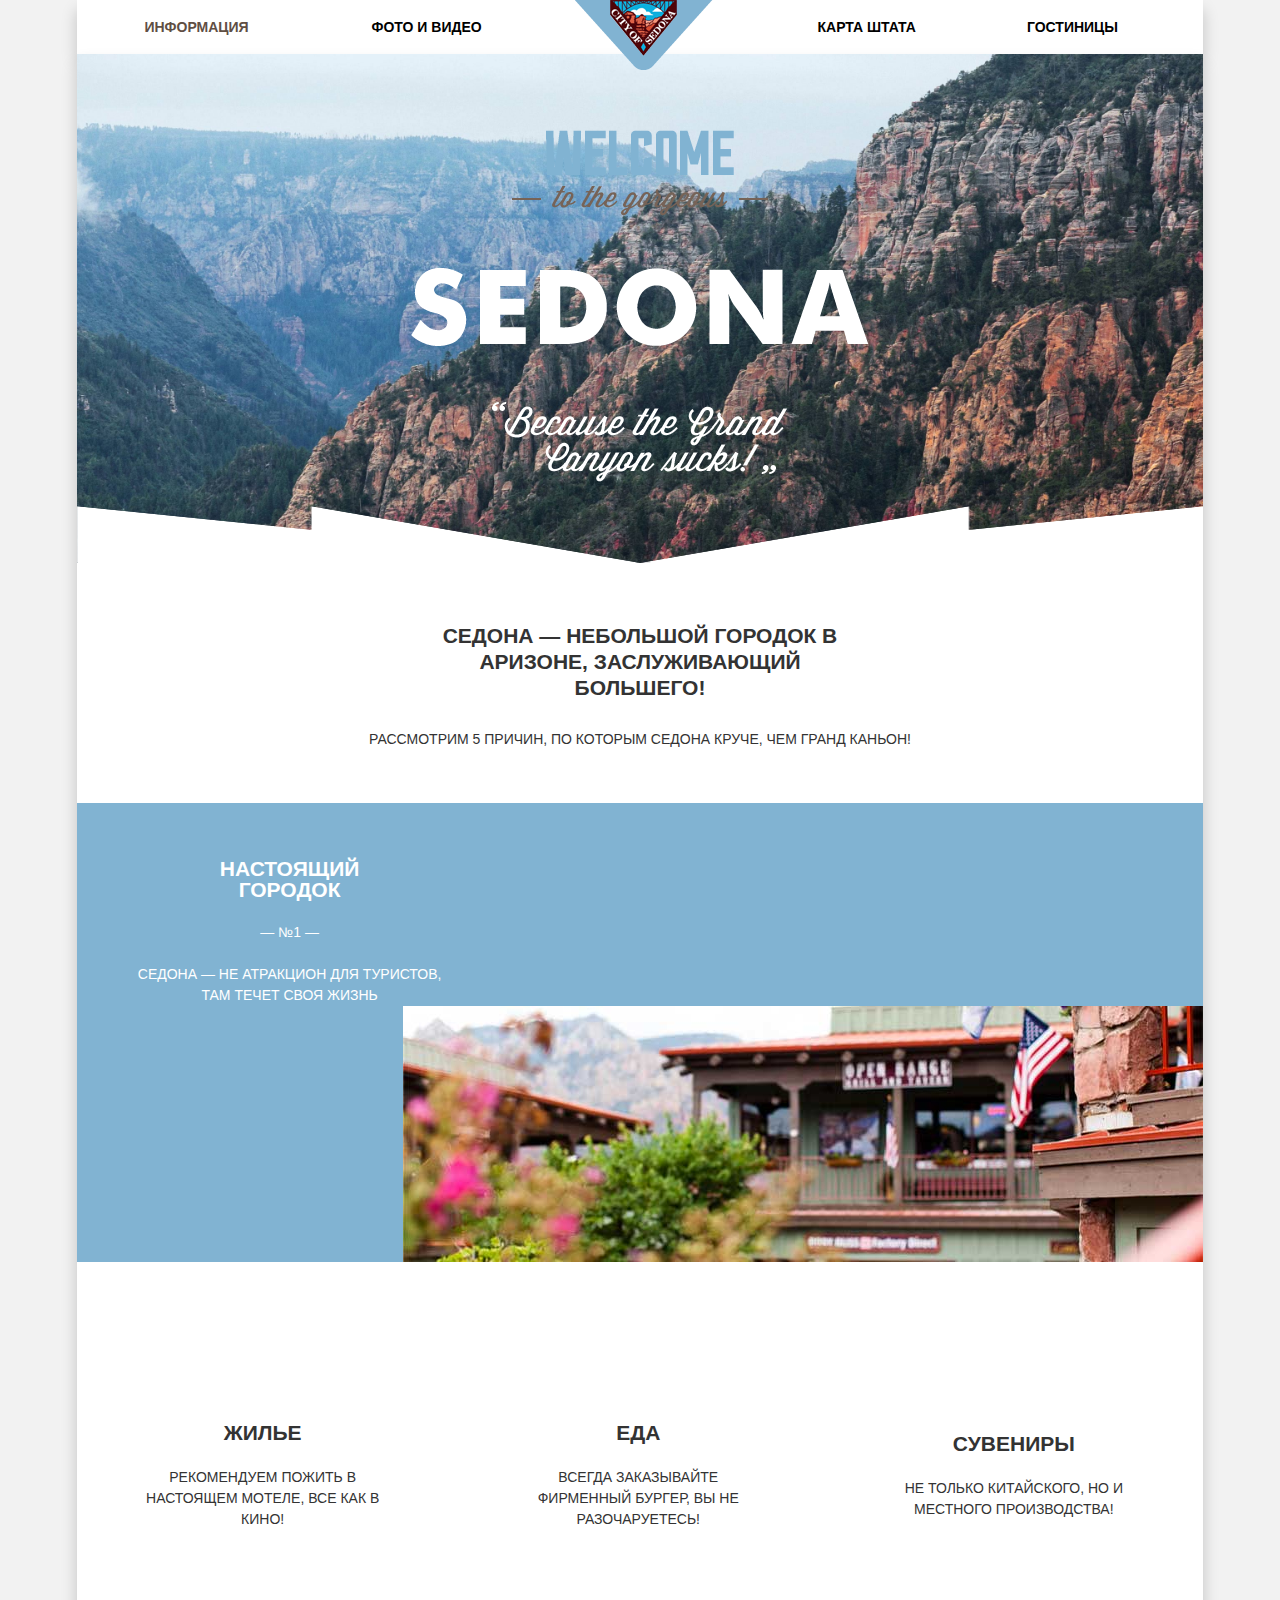
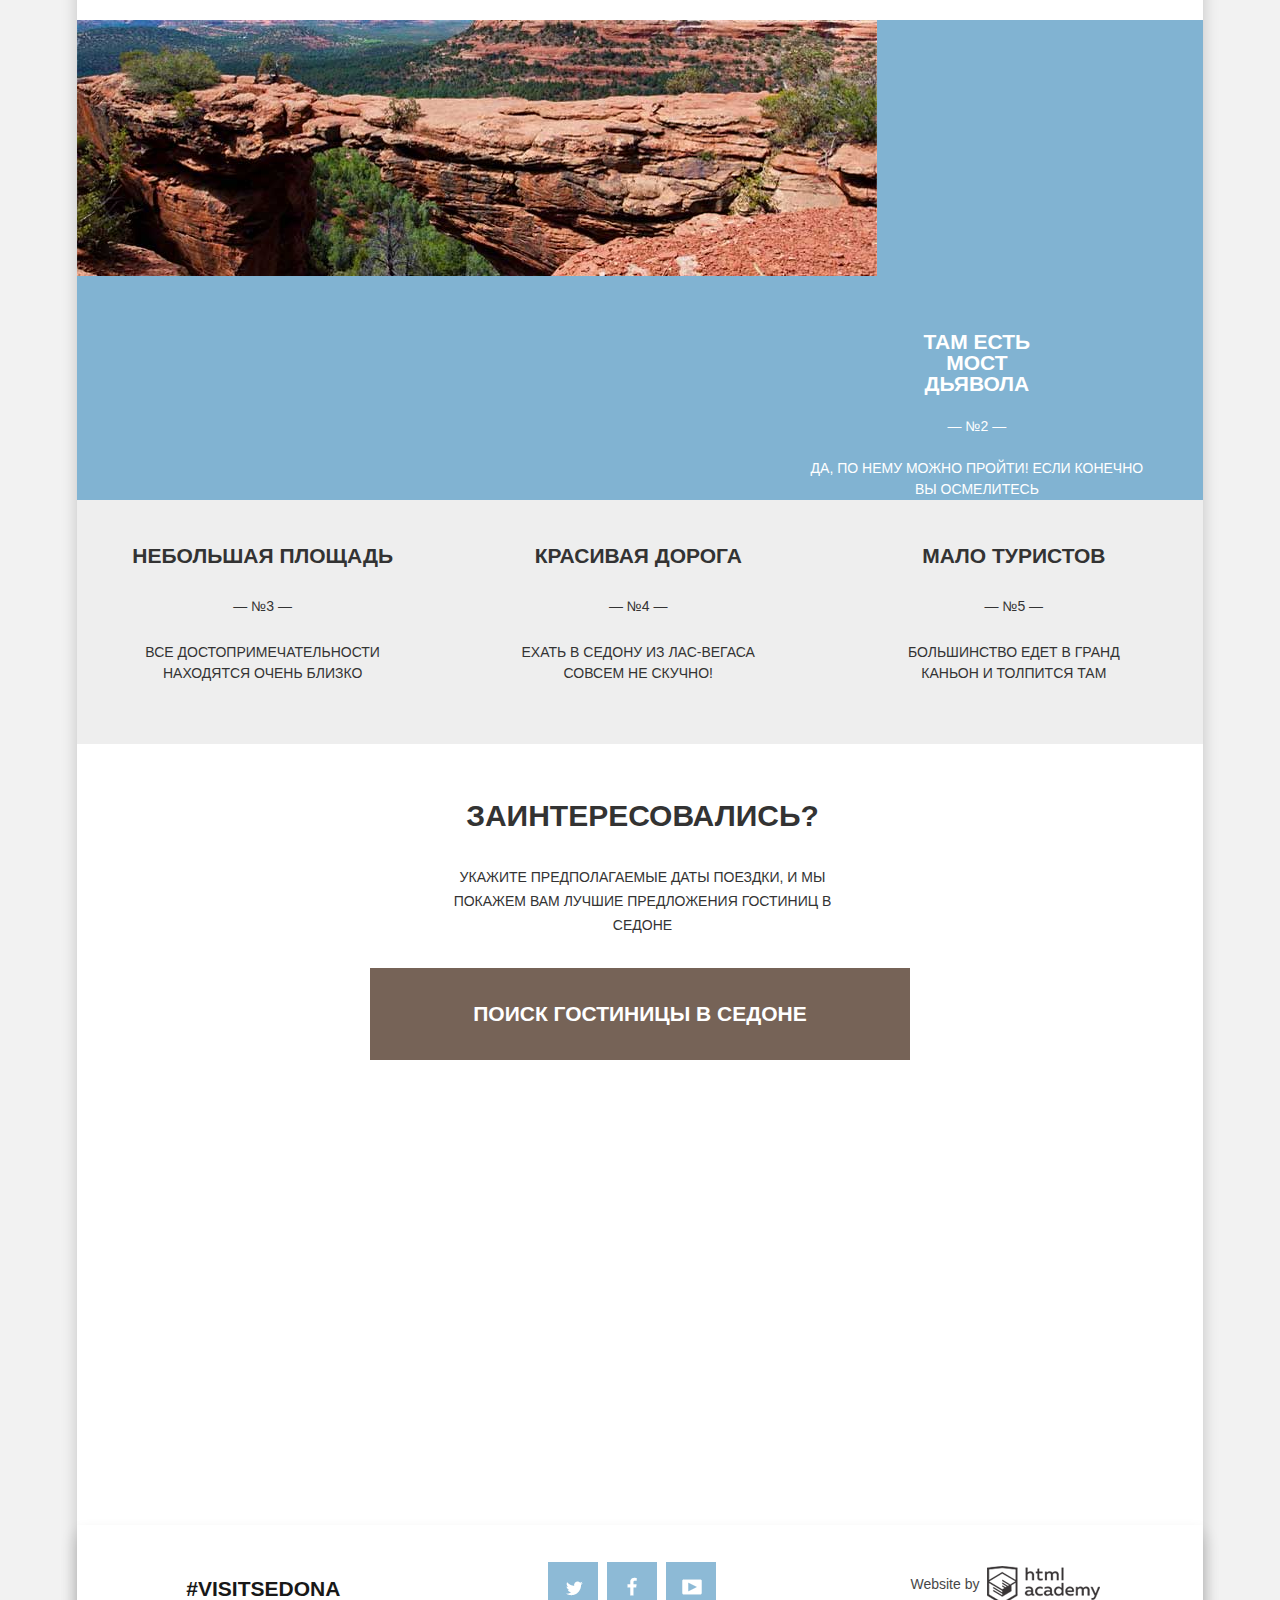
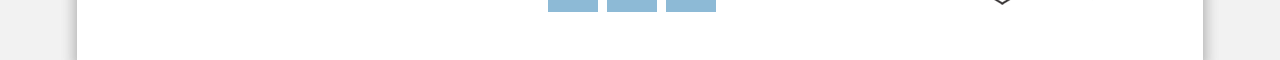
<file: index.html>
<!DOCTYPE html>
<html lang="en">
<head>
	<meta http-equiv="content-type" content="text/html; charset=UTF-8">
	<meta charset="UTF-8">
	<title>Sedona</title>
	<!-- <link href="https://fonts.googleapis.com/css?family=PT+Sans:400,700&amp;subset=cyrillic" rel="stylesheet"> -->
	<link href="css/normalize.css" rel="stylesheet" type="text/css"/>
	<link href="css/style.css" rel="stylesheet" type="text/css"/>
</head>

<body>
	<div class="container clearfix">
		<header class="page-header clearfix">
			<div class="logo">
				<a href="#">
					<img src="img/logo.png" width="138" height="70" alt="sedona"></a>
			</div>
			<nav class="main-menu">
				<ul>
					<li class="main-menu-link">
						<a href="#">информация</a>
					</li>
					<li>
						<a href="#">фото и видео</a>
					</li>
					<li>
						<a href="#">карта штата</a>
					</li>
					<li>
						<a href="#">гостиницы</a>
					</li>
				</ul>
			</nav>
		</header>

		<main class="page-main">

			<div class="main-poster-slogan">
				<img src="img/main-poster-slogan.png" width="458" height="352" alt="welcome">
			</div>

			<section class="main-content-text  clearfix">
				<h2>
					Седона — небольшой городок в аризоне, заслуживающий большего!
				</h2>
				<p>
					Рассмотрим 5 причин, по которым Седона круче, чем гранд каньон!
				</p>
			</section>

			<section class="text-pic clearfix">
				<div class="main-content info">
					<h3 >Настоящий городок</h3>
					<span>— №1 —</span>
					<p >Седона — не атракцион для туристов,<br> там течет своя жизнь</p>
				</div>
				
				<img src="img/photo-r1.jpg" width="800" height="256" alt="sedona">
			</section>

			<section class="feature clearfix">
				<div class="block">
					<h3 >Жилье</h3>
					<p>Рекомендуем пожить в настоящем мотеле, все как в кино!</p>
				</div>
				<div class="block">
					<h3>Еда</h3>
					<p>Всегда заказывайте фирменный бургер, Вы не разочаруетесь!</p>
				</div>
				<div class="block">
					<h3>Сувениры</h3>
					<p>Не только китайского, но и местного производства!</p>
				</div>
			</section>

			<section class="text-pic-shift clearfix">
			  <img src="img/photo-r2.jpg" width="800" height="256" alt="sedona">

			  <div class="main-content-shift info">
					<h3>Там есть мост дьявола</h3>
					<span>— №2 —</span>
					<p>Да, по нему можно пройти! Если конечно<br> вы осмелитесь</p>
			  </div>
			</section>

			<section class="feature-shift clearfix">
				<div class="block-shift">
					<h3>Небольшая площадь</h3>
					<span>— №3 —</span>
					<p>Все достопримечательности находятся очень близко</p>
				</div>
				<div class="block-shift">
					<h3>Красивая дорога</h3>
					<span>— №4 —</span>
					<p>Ехать в седону из лас-вегаса совсем не скучно!</p>
				</div>
				<div class="block-shift">
					<h3>Мало туристов</h3>
					<span>— №5 —</span>
					<p>Большинство едет в гранд каньон и толпится там</p>
				</div>
			</section>

			<section class="main-content-baner clearfix">
				<div class="main-head">Заинтересовались?</div>
				<p class="main-word">
					Укажите предполагаемые даты поездки, и мы покажем вам лучшие предложения гостиниц в седоне
				</p>
				<a class="btn-order" href="form.html">Поиск гостиницы в Седоне</a>
			</section>

			<section class="interactive-map clearfix">
				<iframe src="https://www.google.com/maps/embed?pb=!1m18!1m12!1m3!1d26190.0113825108!2d-111.78192121885489!3d34.86247280977507!2m3!1f0!2f0!3f0!3m2!1i1024!2i768!4f13.1!3m3!1m2!1s0x872da132f942b00d%3A0x5548c523fa6c8efd!2z0KHQtdC00L7QvdCwLCDQkNGA0LjQt9C-0L3QsCA4NjMzNiwg0KHQqNCQ!5e0!3m2!1sru!2sru!4v1479929070432" width="100%" height="594" frameborder="0" style="border:0" allowfullscreen></iframe>
			</section>
		</main>

		<footer class="page-footer footer-map clearfix">
			<a class="unit footer-visit" href="#">#visitsedona</a>
			<div class="unit footer-social">
				<a class="social-btn social-tw" href="https://twitter.com" >Twitter</a>
				<a class="social-btn social-fb" href="https://www.facebook.com" >Facebook</a>
				<a class="social-btn social-youtube" href="https://www.youtube.com" >YouTube</a>
			</div>
			<div class="unit footer-copyright">
				<span class="right-text">Website by</span>
				<a href="https://htmlacademy.ru"></a>
			</div>
		</footer>
	</div>

	<section class="popup">
		<form class="form-popup" action="https://echo.htmlacademy.ru" method="get">
			<div class="form-row">
				<label for="date-arrival">
					Дата заезда
					<input type="text" name="date-in" id="date-arrival" value="24 Апреля 2016"></label>
				<a class="icon-calendar" href="#"></a>
			</div>

			<div class="form-row">
				<label for="date-departure">
					Дата выезда
					<input type="text" name="date-out" id="date-departure" value="4 июля 2016"></label>
				<a class="icon-calendar-exit" ></a>
			</div>
			    <div class="counter counter-left">
					<label for="big">Взрослые</label>
					<button class="icon-minus" type="button"></button>
					<span class="indicator-minus-left"></span>
					<input class="form-counter" type="text" name="big" id="big" value="2">
					<span class="indicator-plus-right"></span>
					<button class="icon-plus" type="button"></button>
				</div>

				<div class="counter counter-right">
					<label for="children">Дети</label>
					<button class="icon-minus" type="button"></button>
					<span class="indicator-minus-left-index"></span>
					<input class="form-counter" type="text" name="children" id="children" value="0">
					<span class="indicator-plus-right-index"></span>
					<button class="icon-plus" type="button"></button>
				</div>
				<div class="buttons">
					<button class="btn" type="submit">Найти</button>
				</div>

		</form>
	</section>
	<!--<script src="js/jquery.js"></script>-->
   <script src="js/popup.js" type="text/javascript"></script>

</body>
</html>
</file>
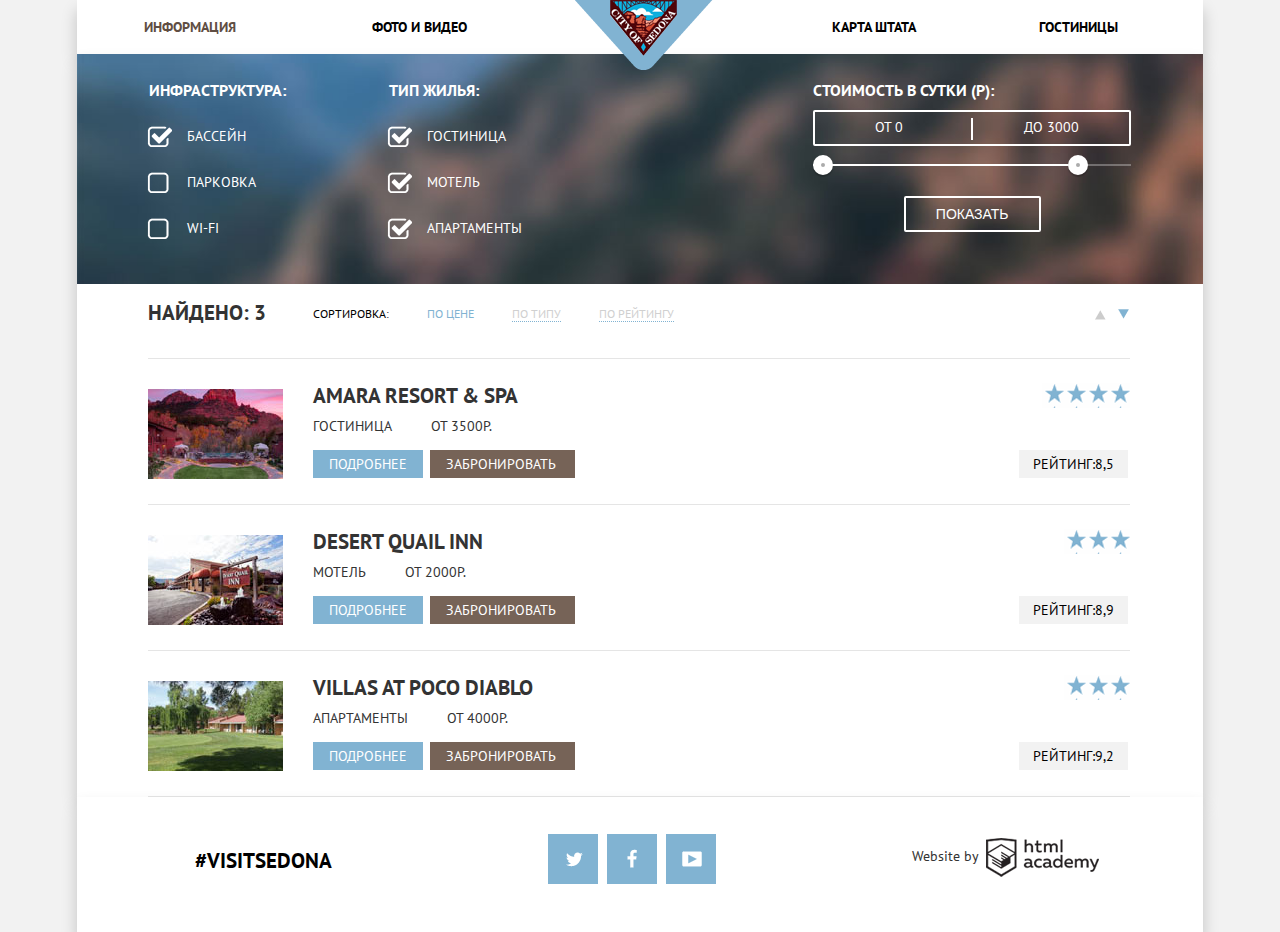
<file: hotels.html>
<!DOCTYPE html>
<html lang="en">
<head>
  <meta http-equiv="content-type" content="text/html; charset=UTF-8">
  <meta charset="UTF-8">
  <title>Hotels || sedona</title>
  <link href="https://fonts.googleapis.com/css?family=PT+Sans:400,700&amp;subset=cyrillic" rel="stylesheet">
  <link href="css/normalize.css" rel="stylesheet" type="text/css"/>
  <link href="css/style.css" rel="stylesheet" type="text/css"/>
</head>

<body>
  <div class="container clearfix">
    <header class="page-header">
      <div class="logo">
        <a href="index.html">
          <img src="img/logo.png" width="138" height="70" alt="City of Sedona"></a>
      </div>
      <nav class="main-menu">
        <ul>
          <li class="main-menu-link">
            <a href="#">информация</a>
          </li>
          <li>
            <a href="#">фото и видео</a>
          </li>
          <li>
            <a href="#">карта штата</a>
          </li>
          <li>
            <a href="#">гостиницы</a>
          </li>
        </ul>
      </nav>
    </header>

    <main class="page-main">
      <section class="choice-form clearfix">

        <form action="#" method="post">

          <div class="options">
            <span class="filter-title">инфраструктура:</span>
            <ul>
              <li>
                <input class="form-checkbox" id="check-f-1" name="facilities" checked="checked" type="checkbox">
                <label class="form-label-chb" for="check-f-1">Бассейн</label>
              </li>
              <li>
                <input class="form-checkbox" id="check-f-2" name="facilities" type="checkbox">
                <label class="form-label-chb" for="check-f-2">Парковка</label>
              </li>
              <li>
                <input class="form-checkbox" id="check-f-3" name="facilities" type="checkbox">
                <label class="form-label-chb" for="check-f-3">Wi-Fi</label>
              </li>
            </ul>
          </div>

          <div class="options">
            <span class="filter-title">Тип жилья:</span>
            <ul>
              <li>
                <input class="form-checkbox" id="check-h-1" name="housing" checked="checked" type="checkbox">
                <label class="form-label-chb" for="check-h-1">Гостиница</label>
              </li>
              <li>
                <input class="form-checkbox" id="check-h-2" name="housing" checked="checked" type="checkbox">
                <label class="form-label-chb" for="check-h-2">Мотель</label>
              </li>
              <li>
                <input class="form-checkbox" id="check-h-3" name="housing" checked="checked" type="checkbox">
                <label class="form-label-chb" for="check-h-3">Апартаменты</label>
              </li>
            </ul>
          </div>

          <div class="filter-range">

            <div class="filter-range-title">Стоимость в сутки (Р):</div>
            <div class="price-controls">
              <label class="min-price" for="min-price">
                от
                <input class="min-price" name="min-price" id="min-price" value="0"></label>
              <label  class="max-price" for="max-price">
                до
                <input class="max-price" name="max-price" id="max-price" value="3000"></label>
            </div>

            <div class="range-controls">
              <div class="scale">
                <div class="bar"></div>
              </div>
              <div class="range-toggle range-toggle-min"></div>
              <div class="range-toggle range-toggle-max"></div>
            </div>
            <button class="btn-transperent" type="submit">показать</button>
          </div>
        </form>
      </section>

      <div class="sorting clearfix">
        <span class="sorting-title">Найдено: 3</span>
        <ul>
          <li>
            <a href="#">сортировка:</a>
          </li>
          <li>
            <a  class="color" href="#">по цене</a>
          </li>
          <li >
            <a class="stress" href="#">по типу</a>
          </li>
          <li >
            <a class="stress" href="#">по рейтингу</a>
          </li>
        </ul>
        <ul class="search-menu">
          <li class="down">
            <a href="#"></a>
          </li>
          <li class="up">
            <a href="#"></a>
          </li>
        </ul>
      </div>

      <section class="main-hotel clearfix">

        <ul class="hotel-list">
          <li class="hotel-item clearfix">

            <img class="hotel-img" src="img/foto-3.jpg" width="135" height="90" alt="Amara Resort & Spa">

            <div class="hotel-text">
              <h2>Amara Resort & Spa</h2>

              <div class="hotel-word">
                <ul>
                  <li>гостиница</li>
                  <li>от 3500р.</li>
                </ul>
              </div>
              <a  class="more" href="#">подробнее</a>
              <a class="book" href="#">забронировать</a>
            </div>

            <div class="hotel-rating">
              <div class="raiting" data-rating="4"></div>
              <span >рейтинг:8,5</span>
            </div>
          </li>

          <li class="hotel-item clearfix">
            <img class="hotel-img" src="img/foto-4.jpg" width="135" height="90" alt="Desert Quail Inn">

            <div class="hotel-text">
              <h2>Desert Quail Inn</h2>
              <div class="hotel-word">
                <ul>
                  <li>мотель</li>
                  <li>от 2000р.</li>
                </ul>
              </div>
              <a  class="more" href="#">подробнее</a>
              <a class="book" href="#">забронировать</a>
            </div>

            <div class="hotel-rating">
              <div class="raiting" data-rating="3"></div>
              <span>рейтинг:8,9</span>
            </div>
          </li>

          <li class="hotel-item clearfix">
            <img class="hotel-img" src="img/foto-5.jpg" width="135" height="90" alt="Villas at Poco Diablo">
            <div class="hotel-text">
              <h2>Villas at Poco Diablo</h2>
              <div class="hotel-word">
                <ul>
                  <li>апартаменты</li>
                  <li>от 4000р.</li>
                </ul>
              </div>
              <a class="more" href="#">подробнее</a>
              <a class="book" href="#">забронировать</a>
            </div>

            <div class="hotel-rating">
              <div class="raiting" data-rating="3"></div>
              <span>рейтинг:9,2</span>
            </div>
          </li>
        </ul>
      </section>
    </main>

    <footer class="page-footer clearfix">
      <a class="unit footer-visit" href="#">#visitsedona</a>
      <div class="unit footer-social">
        <a class="social-btn social-tw" href="https://twitter.com" >Twitter</a>
        <a class="social-btn social-fb" href="https://www.facebook.com" >Facebook</a>
        <a class="social-btn social-youtube" href="https://www.youtube.com" >YouTube</a>
      </div>
      <div class="unit footer-copyright">
        <span class="right-text">Website by</span>
        <a href="https://htmlacademy.ru"></a>
      </div>
    </footer>

  </div>
</body>
</html>
</file>
<file: css/style.css>
*@font-face {
    font-family: "symbols-sedona";
    src: url("../fonts/symbols-sedona.eot?60737633");
    src: url("../fonts/symbols-sedona.eot?60737633#iefix") format("embedded-opentype"),
    url("../fonts/symbols-sedona.woff?60737633") format("woff"),
    url("../fonts/symbols-sedona.ttf?60737633") format("truetype"),
    url("../fonts/symbols-sedona.svg?60737633#symbols-sedona") format("svg");
    font-weight: normal;
    /font-style: normal;
}

* {
    box-sizing: border-box;
}

html,
body {
    margin: 0;
    padding: 0;
}

body {
    font-family: 'PT Sans', Arial, sans-serif;
    font-size: 14px;
    font-weight: normal;
    line-height: 21px;
    background-color: #f2f2f2;
    color: #333333;
    position: relative;
}

.container {
    width: auto;
    margin: 0 auto;
    padding: 0 6%;

}

.clearfix::after {
    content: "";
    display: block;
    clear: both;
}

a {
    font-family: 'PT Sans', Arial, sans-serif;
    text-decoration: none;
    text-transform: uppercase;
    color: #000000;
    cursor: pointer;
}

img {
    max-width: 100%;
    width: auto;
    height: auto;
    margin: 0;
}

li {
    list-style: none;
}

h2 {
    margin: 0;
    font-family: 'PT Sans', Arial, sans-serif;
    font-size: 21px;
    font-weight: bold;
    line-height: 26px;
    text-transform: uppercase;
}

h3 {
    margin: 0;
    font-family: 'PT Sans', Arial, sans-serif;
    font-size: 21px;
    font-weight: bold;
    line-height: 21px;
    text-transform: uppercase;
}

/*Header*/

.page-header {
    margin: 0 auto;
    padding: 0;
    background-color: #ffffff;
    box-shadow: 0 10px 15px 0 rgba(0, 0, 0, 0.2);
}

.main-menu {
    margin: 0;
    padding: 0 6%;
}

.main-menu ul {
    margin: 0;
    padding: 0;
}

.main-menu li {
    width: 20%;
    padding: 14px 0;
    display: inline-block;
    vertical-align: middle;
}

.main-menu li:first-child {
    margin-right: 25px;
}

.main-menu li:nth-child(3) {
    margin-left: 144px;
}

.main-menu li:nth-child(3),
.main-menu li:last-child {
    text-align: right;
}

.main-menu a {
    font-size: 14px;
    font-weight: bold;
    line-height: 26px;
    color: #000000;
}

.main-menu a:hover {
    color: #81b3d2;
}

.main-menu a:active {
    color: #b2b2b2;
}

.main-menu-link a {
    color: #604e43;
}

.logo {
    margin: 0 0 0 4px;
    padding: 0;
    position: absolute;
    top: 0;
    left: 50%;
    z-index: 2;
    transform: translateX(-50%);
}

.logo img {
    margin: 0;
    padding: 0;
    border-style: none;
}

/*Main*/

.page-main {
    margin: 0 auto;
    background-color: #ffffff;
    box-shadow: 0 10px 15px 0 rgba(0, 0, 0, 0.2);
}

/*baner-1*/

.main-poster-slogan {
    width: 100%;
    min-height: 509px;
    margin: 0;
    padding: 0;
    display: block;
    position: relative;
    background: #deecf5 url(../img/main-poster.jpg) no-repeat center;
    z-index: 1;
    background-size: cover;
}

.main-poster-slogan::after {
    content: "";
    width: 100%;
    min-height: 57px;
    margin: 0 auto;
    position: absolute;
    bottom: 0;
    left: 0;
    background:  transparent url(../img/main-poster-mask.png) no-repeat center;
    background-size: 100% 57px;
    border-bottom: none;
    z-index: 20;
}

.main-poster-slogan img {
    margin: 0 auto;
    padding: 0;
    position: absolute;
    top: 15%;
    left: 20%;
    right: 20%
}
/*baner-1*/

.main-content-text {
    margin: 0;
    padding: 60px 0 51px 0;
    background-color: #ffffff;
    text-align: center;
}

.main-content-text h2 {
    width: 450px;
    margin: 0 auto;
    padding: 0 0 25px 0;
    text-align: center;
}

.main-content-text p {
    margin: 0;
    padding: 0;
    font-size: 14px;
    font-weight: 400;
    line-height: 26px;
    text-align: center;
    text-transform: uppercase;
}

/*baner-2-4*/

.text-pic,
.text-pic-shift {
    width: auto;
    margin: 0;
    position: relative;
    background-color: #81b3d2;
    color: #ffffff;
    text-transform: uppercase;
}

.main-content {
    margin: 0;
    padding-top: 55px;
    padding-left: 61px;
    text-align: center;
    float: left;
}
.main-content-shift {
    margin: 0;
    padding-top: 55px;
    padding-right: 60px;
    text-align: center;
    float: right;
}

.text-pic img {
    float: right;
}

.text-pic-shift img {
    float: left;
}

.info h3 {
    width: 50%;
    margin: 0 auto;
    padding-bottom: 22px;
    text-align: center;
}

.info p {
    margin: 0;
    padding-top: 21px;
}

/*baner-3*/

.feature {
    margin: 0;
    padding: 0;
    position: relative;
}

.block {
    width: 33%;
    padding-top: 160px;
    padding-bottom: 90px;
    display: inline-block;
    vertical-align: middle;
    text-align: center;
}

.block h3 {
     margin: 0 auto;
     padding-bottom: 24px;
}

.block p {
    width: 65%;
    margin: 0 auto;
    text-transform: uppercase;
}

.block-housing::before {
    content: "";
    position: absolute;
    top: 60px;
    left: 161px;
    background: url(../img/sprite-feature.png) no-repeat  -10px -100px;
    width: 75px;
    min-height: 72px;
    display: block;
}

.block-food::before {
    content: "";
    position: absolute;
    top: 60px;
    left: 562px;
    background: url(../img/sprite-feature.png) no-repeat  -10px -10px;
    width: 74px;
    min-height: 70px;
    display: block;
}

.block-souvenirs::before {
    content: "";
    position: absolute;
    top: 56px;
    right: 169px;
    background: url(../img/sprite-feature.png) no-repeat  -10px -192px;
    width: 64px;
    min-height: 76px;
    display: block;
}

/*baner-5*/

.feature-shift {
    margin: 0;
    padding: 0;
    background-color: #eeeeee;
    text-transform: uppercase;
}

.block-shift {
    width: 33%;
    margin: 0;
    display: inline-block;
    vertical-align: middle;
    text-align: center;
}

.block-shift h3 {
    padding-top: 45px;
    padding-bottom: 30px;
 }

.block-shift p {
    width: 270px;
    margin: 0 auto;
    padding-top: 25px;
    padding-bottom: 60px;
}

/*baber-6*/

.main-content-baner {
    margin: 0 auto;
    padding: 60px 160px 86px 165px;
    background-color: #ffffff;
    position: relative;
    text-transform: uppercase;
    text-align: center;
}

.main-head {
    margin: 0 0 37px 0;
    font-family: 'PT Sans', Arial, sans-serif;
    font-size: 30px;
    font-weight: bold;
    line-height: 24px;
}

.main-word {
    width: 50%;
    margin: 0 auto;
    padding: 0 0 37px 0;
    line-height: 24px;
}

.btn-order {
    min-width: 48%;
    margin: 0 auto;
    padding: 33px 0;
    display: block;
    text-align: center;
    vertical-align: middle;
    background-color: #766357;
    color: #ffffff;
    font-size: 21px;
    line-height: 26px;
    font-weight: bold;
    font-family: 'PT Sans', Arial, sans-serif;
    position: absolute;
    bottom: 0;
    left: 26%;

}

/*Hotels*/

.choice-form {
    min-height: 217px;
    background: #84a1c1 url(../img/background.jpg) no-repeat center;
    background-size: cover;
}

input[type="checkbox"] {
    display: none;
    margin: 0;
    padding: 0;
}

.options {
    width: 21%;
    padding: 26px 0 0 0;
    color: #ffffff;
    text-transform: uppercase;
    display: inline-block;
    vertical-align: top;
    box-sizing: content-box;
}

.options:first-of-type {
    padding-left: 72px;
}

.filter-title {
    margin: 0;
    padding: 0;
    font: bold 16px/21px "PT Sans", Arial, sans-serif;
}

.options >ul {
    margin: 24px 0 20px 0;
    padding: 0 0 0 38px;
    list-style: none;
    text-align: left;
}

.options li {
    padding: 0 0 25px 0;
}

.form-label-chb {
    position: relative;
    display: block;
    margin: 0;
    cursor: pointer;
}

input + .form-label-chb::before {
    content: "";
    position: absolute;
    top: 0;
    left: -40px;
    width: 25px;
    min-height: 21px;
    background: url(../img/sprites-icons-checbox.png) no-repeat -10px -52px;
}

input:checked + .form-label-chb::before {
    background: url(../img/sprites-icons-checbox.png) no-repeat -10px -10px;
}

input:disabled + .form-label-chb::before {
    background: url(../img/sprites-icons-checbox.png) no-repeat -10px -94px;
}

input:checked:disabled + .form-label-chb::before {
    background: url(../img/sprites-icons-checbox.png) no-repeat -10px -136px;
}

/*Filter*/

.filter-range {
    width: 318px;
    margin: 26px 72px 0 0;
    padding: 0;
    color: #ffffff;
    text-transform: uppercase;
    float: right;
}

.filter-range-title {
    margin: 0 0 9px 0;
    font-weight: 600;
    font-size: 16px;
    line-height: 21px;
}

.price-controls {
    width: 318px;
    height: 36px;
    margin: 0 0 18px 0;
    border: 2px solid #ffffff;
    border-radius: 2px;
    position: relative;
    color: #ffffff;
}

.price-controls::after {
    content: "";
    width: 2px;
    height: 22px;
    position: absolute;
    top: 17px;
    left: 157px;
    background-color: #ffffff;
    transform: translate(-50%, -50%);
}

.price-controls label {
    display: inline-block;
    vertical-align: middle;
    cursor: pointer;
}

label.min-price  {
    margin: 0 auto;
    padding-top: 5px;
    padding-left: 60px; 
}

label.max-price  {
    margin: 0 auto;
    padding-top: 5px;
    padding-left: 45px;
}

.price-controls input {
    width: 80px;
    margin: 0;
    padding: 0;
    color: inherit;
    font: inherit;
    border: none;
    background: none;
    outline: none;
}

.range-controls {
    position: relative;
    margin: 0 0 30px 0;
}

.range-controls .scale {
    height: 2px;
    background: rgba(255, 255, 255, 0.3);
}
.range-controls .bar {
    width: 80%;
    height: 2px;
    background: #ffffff;
}

.range-toggle {
    position: absolute;
    top: -9px;
    width: 4px;
    height: 4px;
    background: #ababab;
    border: 8px solid #ffffff;
    border-radius: 50px;
    box-shadow: 0 2px 1px 0 rgba(0, 1, 1, 0.2);
    cursor: pointer;
    box-sizing: content-box;
}

.range-toggle-max:hover {
    background: #1c4f80;
}
.range-toggle-min {
    left: 0;
}

.range-toggle-max {
    left: 80%;
}

.btn-transperent {
    width: 137px;
    margin: 0 auto;
    padding: 6px 30px 6px 30px;
    display: block;
    font-size: 14px;
    line-height: 20px;
    color: #ffffff;
    background: transparent;
    border: 2px solid #ffffff;
    border-radius: 2px;
    outline: none;
    text-transform: uppercase;
    cursor: pointer;
}

.btn-transperent:hover {
    color: #000000;
    background-color: #ffffff;
}

.sorting {
    margin: 0 73px 0 71px;
    padding: 16px 0 27px 0;
    font: normal 12px/18px "PT Sans", Arial, sans-serif;
    text-transform: uppercase;

}

.sorting-title {
    margin: 0;
    padding: 0 44px 0 0;
    font: bold 21px/26px "PT Sans", Arial, sans-serif;
}

.sorting >ul {
    margin: 0;
    padding: 0 0 8px 0;
    display: inline-block;
    vertical-align: middle;
}

.sorting li {
    margin: 0;
    padding: 0 35px 0 0;
    display: inline-block;
    vertical-align: middle;
}

.color {
    color: #81b3d2;
}

.stress {
    color: #d0d0d0;
    border-bottom: 1px dotted #81b3d2;
}

.search-menu {
    float: right;
    position: relative;
}
.down a {
    position: absolute;
    top: 10px;
    left: 38px;
    width: 11px;
    height: 10px;
    margin: 0;
    padding: 0;
    display: block;
    background: url(../img/sprites-icons-other.png) no-repeat -10px -315px;
}

.down a:hover {
    position: absolute;
    top: 10px;
    left: 38px;
    width: 11px;
    height: 10px;
    margin: 0;
    padding: 0;
    display: block;
    background: url(../img/sprites-icons-other.png) no-repeat -10px -375px;
}

.down a:active {
    position: absolute;
    top: 10px;
    left: 38px;
    width: 11px;
    height: 10px;
    margin: 0;
    padding: 0;
    display: block;
    background: url(../img/sprites-icons-other.png) no-repeat -10px -40px;
}

.up a {
    position: absolute;
    top: 9px;
    left: 61px;
    width: 11px;
    height: 10px;
    margin: 0;
    padding: 0;
    display: block;
    background: url(../img/sprites-icons-other.png) no-repeat -10px -70px;
}

.up a:hover {
    position: absolute;
    top: 9px;
    left: 61px;
    width: 11px;
    height: 10px;
    margin: 0;
    padding: 0;
    display: block;
    background: url(../img/sprites-icons-other.png) no-repeat -10px -10px;
}

.up a:active {
    position: absolute;
    top: 9px;
    left: 61px;
    width: 11px;
    height: 10px;
    margin: 0;
    padding: 0;
    display: block;
    background: url(../img/sprites-icons-other.png) no-repeat -10px -70px;
}

.main-hotel {
    margin: 0;
    padding: 0;
}

.hotel-list {
    margin: 0 73px 0 71px;
    padding: 0;
}

.hotel-item {
    margin: 0;
    padding: 30px 0 25px 0;
    text-transform: uppercase;
}

.hotel-item:first-child,
.hotel-item:last-child {
    border-top: 1px solid #e5e5e5;
    border-bottom: 1px solid #e5e5e5;
}

.hotel-img,
.hotel-text {
    margin: 0;
    padding: 0 30px 0 0;
    float: left;
}

.hotel-text h2 {
    margin: -6px 0 6px 0;
}

.hotel-word ul {
    margin: 0;
    padding: 0 0 17px 0;
}

.hotel-word li {
    margin: 0;
    padding: 0;
    display: inline-block;
    vertical-align: middle;
}

.hotel-word li:first-child {
    padding: 0 35px 0 0;
}

.more {
    min-width: 110px;
    margin: 0 3px 0 0;
    padding: 5px 16px 5px 16px;
    background-color: #81b3d2;
    color: #ffffff;
}

.book {
    min-width: 142px;
    padding: 5px 19px 5px 16px;
    background-color: #766357;
    color: #ffffff;
}

.hotel-rating {
    width: 182px;
    margin: -6px 0 0 0;
    padding: 0;
    float: right;
    position: relative;
}

.raiting {
    width: 106px;
    min-height: 25px;
    margin-bottom: 46px; 
   /* margin-left: 90px;*/
    padding: 0;
    background-image: url(../img/icon-star.png);
    float: right;
}

.raiting[data-rating="5"] {
    width: 106px;
}

.raiting[data-rating="4"] {
    width: 88px;
}

.raiting[data-rating="3"] {
    width: 66px;
}

.raiting[data-rating="2"] {
    width: 44px;
}

.raiting[data-rating="1"] {
    width: 22px;
}

.hotel-rating span {
    min-width: 111px;
    padding: 5px 14px 5px 14px;
    margin: 0 0 0 71px;
    background-color: #f2f2f2;
    color: #000000;
    text-align: center;
    white-space: nowrap;
}

/*Footer*/

.page-footer {
    margin: 0 auto;
    position: relative;
    border: 1px solid transparent;
    background-color: #ffffff;
    box-shadow: 0 10px 15px 0 rgba(0, 0, 0, 0.2);
}

.footer-map {
    width: auto;
    margin: 0 6%;
    padding: 0;
    position: absolute;
    z-index: 3 ;
    bottom: 0;
    left: 0;
    right: 0;
    opacity: 0.9;
}

.unit {
    width: 33%;
    margin: 0 auto;
    float: left;
}

.footer-visit {
    padding: 50px 0 54px 0;
    font-size: 21px;
    font-weight: bold;
    line-height: 26px;
    text-align: center;
}

.footer-social {
    min-width: 160px;
    min-height: 60px;
    padding: 36px 0 36px 0;
    text-align: center;
}

.social-btn {
    min-width: 50px;
    min-height: 50px;
    margin: 0 5px 0 0;
    padding: 0;
    background-color: #81b3d2;
    font-size: 0;
    position: relative;
    display: inline-block;
    vertical-align: middle;
}

.social-tw::after {
    content: "";
    background: url(../img/sprites-icons-other.png) no-repeat -10px -727px;
    position: absolute;
    top: 37%;
    left: 37%;
    width: 17px;
    height: 15px;
    display: block;
}

.social-tw:hover,
.social-fb:hover,
.social-youtube:hover {
    background-color: #669ec0;
}

.social-tw:active::after {
    content: "";
    background: url(../img/sprites-social-btn.png) no-repeat -10px -49px;
    position: absolute;
    top: 37%;
    left: 37%;
    width: 17px;
    height: 15px;
    display: block;
}

.social-fb::after {
    content: "";
    background: url(../img/sprites-icons-other.png) no-repeat -10px -646px;
    position: absolute;
    top: 30%;
    left: 40%;
    width: 10px;
    height: 19px;
    display: block;
}

.social-fb:active::after {
    content: "";
    background: url(../img/sprites-social-btn.png) no-repeat -10px -10px;
    position: absolute;
    top: 30%;
    left: 40%;
    width: 10px;
    height: 19px;
    display: block;
}

.social-youtube::after {
    content: "";
    background: url(../img/sprites-icons-other.png) no-repeat -10px -762px;
    position: absolute;
    top: 34%;
    left: 33%;
    width: 20px;
    height: 16px;
    display: block;
}

.social-youtube:active::after {
    content: "";
    background: url(../img/sprites-social-btn.png) no-repeat -10px -84px;
    position: absolute;
    top: 34%;
    left: 33%;
    width: 20px;
    height: 16px;
    display: block;
}

.footer-copyright  {
    padding: 40px 0 54px 0;
    text-align: center;
}

.footer-copyright span {

}

.footer-copyright a {
    margin: 0 0 0 4px;
    padding: 0;
    background: url(../img/sprite-logo-academy.png) no-repeat  -10px -10px;
    width: 113px;
    height: 39px;
    display: inline-block;
    vertical-align: middle;
}

.footer-copyright a:hover {
    background: url(../img/sprite-logo-academy.png) no-repeat  -10px -69px;
    width: 113px;
    height: 39px;
}

.footer-copyright a:active {
    background: url(../img/sprite-logo-academy.png) no-repeat  -10px -128px;
    width: 113px;
    height: 39px;
}

/*Popup*/

.popup {
    width: 457px;
    height: 280px;
    margin: 0 0 -1185px -285px;
    padding: 60px 60px 60px 53px ;
    background: #ffffff;
    position: absolute;
    bottom: 50%;
    left: 50%;
    z-index: 30;
    border-top: 1px solid transparent;
    box-shadow: 0 8px 20px rgba(0, 0, 0, 0.5);
    text-transform: uppercase;
    display: none;
}

.form-popup-show {
    display: block;
    -webkit-animation: show 0.75s forwards;
    animation: show 0.75s forwards;
}

.form-row {
    width: auto;
    padding:0;
    margin-bottom:  50px;
}

.form-row input {
    width: 75%;
    margin: 0 0 35px 0;
    padding: 10px 5px;
    vertical-align: middle;
    outline: none;
    float: right;
    border: none;
    background-color: #f2f2f2;
    font-weight: bold;
    text-transform: uppercase;
}

.form-row input:hover {
    background-color: #ebebeb;
}

.form-row input:active {
    background-color: #ffffff;
    border: 2px solid #e5e5e5;
}

.icon-calendar::after {
    content: "";
    position: absolute;
    top: 17%;
    left: 83%;
    background: url(../img/sprites-icons-other.png) no-repeat -10px -436px;
    width: 21px;
    height: 22px;
    display: block;
}

.icon-calendar:hover::after {
    content: "";
    position: absolute;
    top: 17%;
    left: 83%;
    background: url(../img/sprites-icons-other.png) no-repeat -10px -478px;
    width: 21px;
    height: 22px;
    display: block;
}

.icon-calendar:active::after {
    content: "";
    position: absolute;
    top: 17%;
    left: 83%;
    background: url(../img/sprites-icons-other.png) no-repeat -10px -520px;
    width: 21px;
    height: 22px;
    display: block;
}

.icon-calendar-exit::after {
    content: "";
    position: absolute;
    top: 36%;
    left: 83%;
    background: url(../img/sprites-icons-other.png) no-repeat -10px -436px;
    width: 21px;
    height: 22px;
    display: block;
}

.icon-calendar-exit:hover::after {
    content: "";
    position: absolute;
    top: 36%;
    left: 83%;
    background: url(../img/sprites-icons-other.png) no-repeat -10px -478px;
    width: 21px;
    height: 22px;
    display: block;
}

.icon-calendar-exit:active::after {
    content: "";
    position: absolute;
    top: 36%;
    left: 83%;
    background: url(../img/sprites-icons-other.png) no-repeat -10px -520px;
    width: 21px;
    height: 22px;
    display: block;
}

.form-row label {
    font: bold 14px/26px 'PT Sans', Arial, sans-serif;
}

.counter input {
    width: 45%;
    margin: 0 0 35px 0;
    padding: 10px 5px;
    vertical-align: middle;
    outline: none;
    float: right;
    border: none;
    text-align: center;
    background-color: #f2f2f2;
}

.icon-plus,
.icon-minus {
    display: none;
}

.indicator-minus-left:before {
    content: "";
    position: absolute;
    top: 57%;
    left: 31%;
    background: url(../img/sprites-icons-other.png) no-repeat  -10px -184px;
    width: 12px;
    height: 3px;
    display: block;
    cursor: pointer;
}

.indicator-minus-left-index:before {
    content: "";
    position: absolute;
    top: 57%;
    left: 75%;
    background: url(../img/sprites-icons-other.png) no-repeat  -10px -184px;
    width: 12px;
    height: 3px;
    display: block;
    cursor: pointer;
}

.indicator-minus-left:hover:before {
    content: "";
    position: absolute;
    top: 57%;
    left: 31%;
    background: url(../img/sprites-icons-other.png) no-repeat  -10px -238px;
    width: 12px;
    height: 3px;
    display: block;
    cursor: pointer;
}

.indicator-minus-left-index:hover:before {
    content: "";
    position: absolute;
    top: 57%;
    left: 75%;
    background: url(../img/sprites-icons-other.png) no-repeat  -10px -238px;
    width: 12px;
    height: 3px;
    display: block;
    cursor: pointer;
}

.indicator-minus-left:active:before {
     content: "";
     position: absolute;
     top: 57%;
     left: 31%;
     background: url(../img/sprites-icons-other.png) no-repeat  -10px -292px;
     width: 12px;
     height: 3px;
     display: block;
     cursor: pointer;
 }

.indicator-minus-left-index:active:before {
    content: "";
    position: absolute;
    top: 57%;
    left: 75%;
    background: url(../img/sprites-icons-other.png) no-repeat  -10px -292px;
    width: 12px;
    height: 3px;
    display: block;
    cursor: pointer;
}

.indicator-plus-right:before {
    content: "";
    position: absolute;
    top: 56%;
    left: 41%;
    background: url(../img/sprites-icons-other.png) no-repeat  -10px -405px;
    width: 11px;
    height: 11px;
    display: block;
    cursor: pointer;
}

.indicator-plus-right-index:before {
    content: "";
    position: absolute;
    top: 56%;
    left: 84%;
    background: url(../img/sprites-icons-other.png) no-repeat  -10px -405px;
    width: 11px;
    height: 11px;
    display: block;
    cursor: pointer;
}

.indicator-plus-right:hover:before {
    content: "";
    position: absolute;
    top: 56%;
    left: 41%;
    background: url(../img/sprites-icons-other.png) no-repeat  -10px -207px;
    width: 11px;
    height: 11px;
    display: block;
    cursor: pointer;
}

.indicator-plus-right-index:hover:before {
    content: "";
    position: absolute;
    top: 56%;
    left: 84%;
    background: url(../img/sprites-icons-other.png) no-repeat  -10px -207px;
    width: 11px;
    height: 11px;
    display: block;
    cursor: pointer;
}

.indicator-plus-right:active:before {
    content: "";
    position: absolute;
    top: 56%;
    left: 41%;
    background: url(../img/sprites-icons-other.png) no-repeat  -10px -261px;
    width: 11px;
    height: 11px;
    display: block;
    cursor: pointer;
}

.indicator-plus-right-index:active:before {
    content: "";
    position: absolute;
    top: 56%;
    left: 84%;
    background: url(../img/sprites-icons-other.png) no-repeat  -10px -261px;
    width: 11px;
    height: 11px;
    display: block;
    cursor: pointer;
}


.counter-left {
    float: left;
}

.counter-right {
   float: right;
}

.counter label {
    margin: 0 auto;
    font: bold 14px/26px 'PT Sans', Arial, sans-serif;
    display: inline-block;
    vertical-align: middle;
}

.counter {
    width: 45%;
    margin: 0;
}

button.btn  {
    width: 100%;
    margin: 30% 0 0 0;
    padding: 10px 0 10px 0;
    display: block;
    font: bold 21px/26px 'PT Sans', Arial, sans-serif;
    text-transform: uppercase;
    text-align: center;
    text-decoration: none;
    color: white;
    background-color: #81b3d2;
    border: none;
    outline: none;
}

button.btn:hover {
    background-color: #669ec0;
}

button.btn:active {
    background-color: #5496bd;
    color: #88b6d1;
}

@keyframes show {
    0% {
        -ms-transform: scaleY(0) translateY(-100%);
        transform: scaleY(0) translateY(-100%)
    }
    20% {
        -ms-transform: scaleY(0) translateY(-50%);
        transform: scaleY(0) translateY(-50%)
    }
    50% {
        -ms-transform: scaleY(1) translateY(20%);
        transform: scaleY(1) translateY(20%)
    }
    100% {
        -ms-transform: scaleY(.8) translateY(0%);
        transform: scaleY(.8) translateY(0%)
    }
    100% {
        -ms-transform: scaleY(1) translateY(0);
        transform: scaleY(1) translateY(0)
    }
}
</file>
